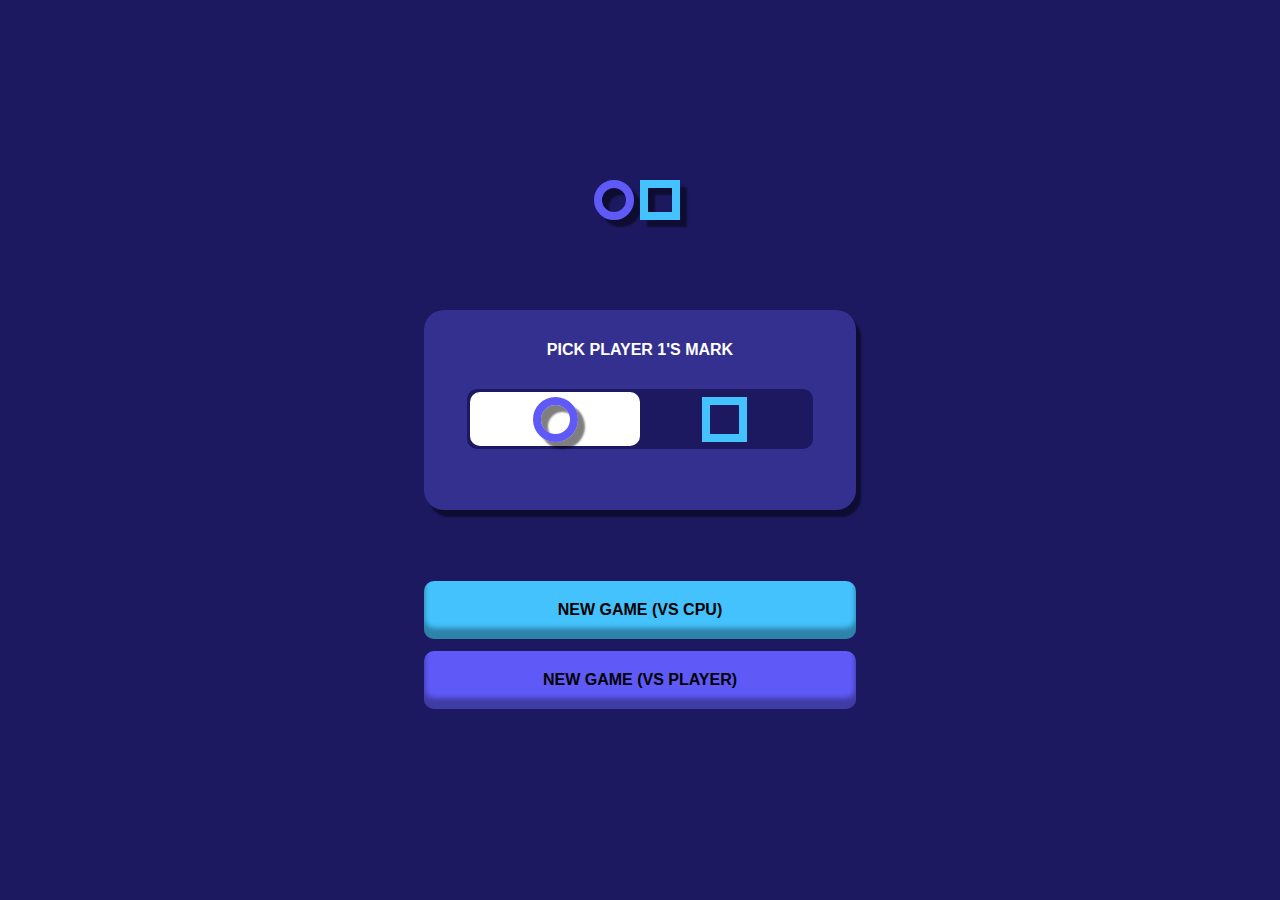
<file: index.html>
<!DOCTYPE html>
<html lang="en">

<head>
    <meta charset="UTF-8">
    <meta http-equiv="X-UA-Compatible" content="IE=edge">
    <meta name="viewport" content="width=device-width, initial-scale=1.0">
    <title>Tick Tac Toe</title>
    <!--================================================== Linke style sheet ====================================-->
    <link rel="stylesheet" href="./style.css">
</head>

<body>
    <!--===================================== main container start ==================================-->
    <div class="main-container">
        <!--============================================== The splash screen start ===================================-->
        <div class="splash-screen" style="display:none;">

        </div>
        <!--============================================== start up screen start ===================================-->
        <div class="start-up-screen">
            <div class="start-up-top">
                <div class="circle"></div>
                <div class="box"></div>
            </div>
            <div class="start-up-middle">
                <h4>pick player 1's mark</h4>
                <div class="marks-container">
                    <div class="marks">
                        <div class="mark active">
                            <div class="circle "></div>
                        </div>
                        <div class="mark">
                            <div class="box"></div>
                        </div>
                        <div class="indicator"></div>
                    </div>
                </div>
                <div class="rem">
                    <!-- <h5>remember: <div class="circle"></div> Goes first</h5> -->
                </div>
            </div>
            <div class="start-up-bottom">
                <button class="btn cpu" style="--clr:var(--secondPlayer-clr);">New game (vs cpu)</button>
                <button class="btn player " style="--clr:var(--firstPlayer-clr);">New game (vs player)</button>
            </div>
        </div>
        <!--============================================== start up screen end ===================================-->
        <!--============================================== game screen start ===================================-->
        <div class="game-screen" id="game-screen">
            <div class="game-top">
                <div class="game-marks">
                    <div class="circle"></div>
                    <div class="box"></div>
                </div>
                <div class="game-turn">
                    <div class="turn"></div>
                    <h2>TURN</h2>
                </div>
                <div class="game-retry">
                    <svg xmlns="http://www.w3.org/2000/svg" width="512" height="512" viewBox="0 0 512 512">
                        <path
                            d="M245.09,327.74V290.42c57.07,0,84.51,13.47,108.58,38.68,5.4,5.65,15,1.32,14.29-6.43-5.45-61.45-34.14-117.09-122.87-117.09V168.26a8.32,8.32,0,0,0-14.05-6L146.58,242a8.2,8.2,0,0,0,0,11.94L231,333.71A8.32,8.32,0,0,0,245.09,327.74Z" />
                        <path d="M256,64C150,64,64,150,64,256s86,192,192,192,192-86,192-192S362,64,256,64Z"
                            style="fill:none;stroke:#000;stroke-miterlimit:10;stroke-width:32px" />
                    </svg>
                </div>
            </div>
            <div class="game-middle">
                <div class="game-grid">
                    <div class="square" id="0">
                        <div class="boxes"></div>
                    </div>
                    <div class="square" id="1">
                        <div class="boxes"></div>
                    </div>
                    <div class="square" id="2">
                        <div class="boxes"></div>
                    </div>
                    <div class="square" id="3">
                        <div class="boxes"></div>
                    </div>
                    <div class="square" id="4">
                        <div class="boxes"></div>
                    </div>
                    <div class="square" id="5">
                        <div class="boxes"></div>
                    </div>
                    <div class="square" id="6">
                        <div class="boxes"></div>
                    </div>
                    <div class="square" id="7">
                        <div class="boxes"></div>
                    </div>
                    <div class="square" id="8">
                        <div class="boxes"></div>
                    </div>
                </div>
            </div>
            <div class="game-bottom">
                <div class="player-score">
                    <div class="detail">
                        <div class="mark"></div>
                        <h4>(YOU)</h4>
                    </div>
                    <div>
                        <h3><span id="player-One-score">0</span></h3>
                    </div>
                </div>
                <div class="ties">
                    <h4>Ties</h4>
                    <h3><span id="draw-score">0</span></h3>
                </div>
                <div class="cpu-score">
                    <div class="detail">
                        <div class="mark"></div>
                        <h4>(CPU)</h4>
                    </div>
                    <h3><span id="cpu-score">0</span></h3>
                </div>
            </div>
            <!--============================================== winning screen start ===================================-->
            <div class="winning-screen">
                <div class="content-container">
                    <div class="winning-screen-top" style="color:var(--neutral-clr)">
                        <h1><span class="winner"></span></h1>
                    </div>
                    <div class="winning-screen-middle" style="color:var(--firstPlayer-clr)">
                        <div class="turn"></div>
                        <h3>takes the next round</h3>
                    </div>
                    <div class="winning-screen-bottom">
                        <button class="quit-btn btn" style="--clr:var( --secondPlayer-clr);">Quit</button>
                        <button class="next-round-btn btn" style="--clr:var( --neutral-clr);">Next Round</button>
                    </div>
                </div>
            </div>
            <!--============================================== winning screen end ===================================-->
        </div>
        <!--============================================== game screen end ===================================-->
    </div>
    <!--===================================== main container ends ==================================-->
    <script src="./app.js"></script>
    <script src="./ai.js"></script>
    <script src="./ui.js"></script>
</body>

</html>
</file>
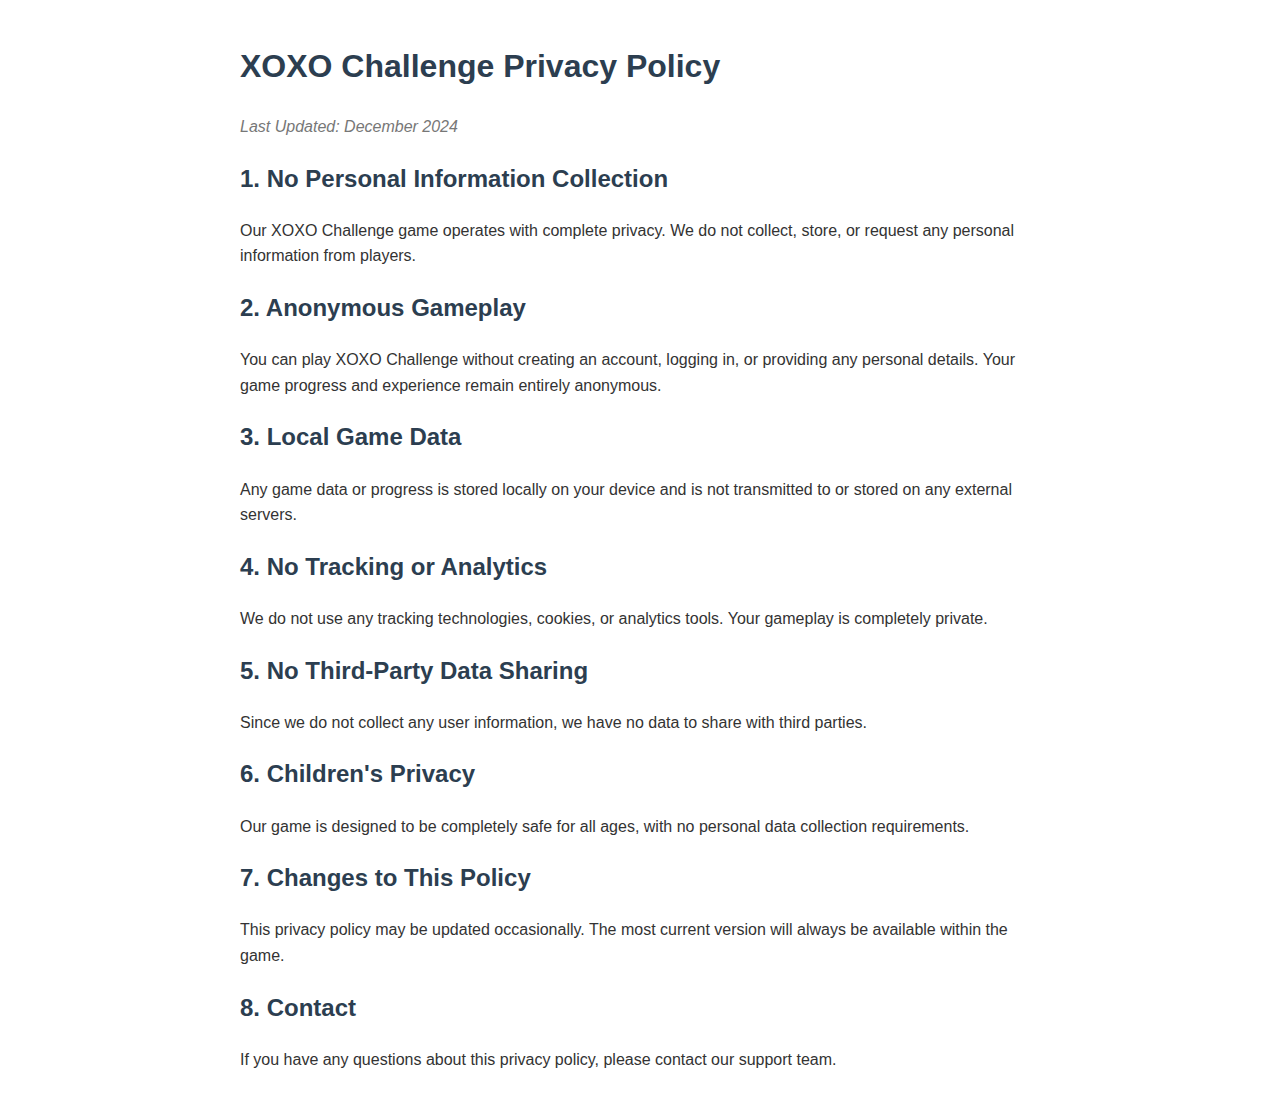
<file: privacy.html>
<!DOCTYPE html>
<html lang="en">

<head>
    <meta charset="UTF-8">
    <meta name="viewport" content="width=device-width, initial-scale=1.0">
    <title>XOXO Challenge - Privacy Policy</title>
    <style>
        body {
            font-family: Arial, sans-serif;
            line-height: 1.6;
            max-width: 800px;
            margin: 0 auto;
            padding: 20px;
            color: #333;
        }

        h1,
        h2 {
            color: #2c3e50;
        }

        .last-updated {
            font-style: italic;
            color: #777;
        }
    </style>
</head>

<body>
    <h1>XOXO Challenge Privacy Policy</h1>
    <p class="last-updated">Last Updated: December 2024</p>

    <h2>1. No Personal Information Collection</h2>
    <p>Our XOXO Challenge game operates with complete privacy. We do not collect, store, or request any personal
        information from players.</p>

    <h2>2. Anonymous Gameplay</h2>
    <p>You can play XOXO Challenge without creating an account, logging in, or providing any personal details. Your game
        progress and experience remain entirely anonymous.</p>

    <h2>3. Local Game Data</h2>
    <p>Any game data or progress is stored locally on your device and is not transmitted to or stored on any external
        servers.</p>

    <h2>4. No Tracking or Analytics</h2>
    <p>We do not use any tracking technologies, cookies, or analytics tools. Your gameplay is completely private.</p>

    <h2>5. No Third-Party Data Sharing</h2>
    <p>Since we do not collect any user information, we have no data to share with third parties.</p>

    <h2>6. Children's Privacy</h2>
    <p>Our game is designed to be completely safe for all ages, with no personal data collection requirements.</p>

    <h2>7. Changes to This Policy</h2>
    <p>This privacy policy may be updated occasionally. The most current version will always be available within the
        game.</p>

    <h2>8. Contact</h2>
    <p>If you have any questions about this privacy policy, please contact our support team.</p>
</body>

</html>
</file>
<file: style.css>
/* :root {
    --background-clr: #16242c;
    --bg-light-clr: #40657c;
    --firstPlayer-clr: #61c5bc;
    --secondPlayer-clr: #f0b23b;
    --neutral-clr: #a8bec9;
    --box-shadow: 5px 7px 2px rgba(0, 0, 0, 0.5);
    --box-circle-shadow: 7px 7px 2px rgba(0, 0, 0, 0.5),
        inset 7px 7px 2px rgba(0, 0, 0, 0.5);
} */

:root {
    --background-clr: #1c1961;
    --bg-light-clr: #343090;
    --firstPlayer-clr: #5f59f7;
    --secondPlayer-clr: #44c2fd;
    --neutral-clr: #ffffff;
    --box-shadow: 5px 7px 2px rgba(0, 0, 0, 0.5);
    --box-circle-shadow: 7px 7px 2px rgba(0, 0, 0, 0.5),
        inset 7px 7px 2px rgba(0, 0, 0, 0.5);
}

* {
    user-select: none;
    margin: 0;
    padding: 0;
    box-sizing: border-box;
}

body {
    position: relative;
    display: flex;
    justify-content: center;
    align-items: center;
    background-color: var(--background-clr);
    font-family: Arial, Helvetica, sans-serif;
}


.btn {
    border: none;
    border-radius: 10px;
    text-transform: uppercase;
    font-weight: 700;
    font-size: medium;
    box-shadow: inset 0 -10px 5px 1px rgba(0, 0, 0, 0.329);
    background-color: var(--clr);
    padding: 20px 15px;
}

.btn:active {
    box-shadow: none;
}

.circle {
    border-radius: 50%;
    border: 10px solid var(--firstPlayer-clr);
    box-shadow: var(--box-circle-shadow);
}

.box {
    border: 10px solid var(--secondPlayer-clr);
    box-shadow: var(--box-circle-shadow);
}

.main-container {
    width: 400px;
    height: 100vh;
    position: relative;
}

/* .splash-screen{

} */
/* ==================================== start up screen ==================================== */
.start-up-screen,
.splash-screen,
.game-screen {
    display: flex;
    position: absolute;
    flex-direction: column;
    justify-content: center;
    align-items: center;
    width: 100%;
    height: 100%;
    transition: all ease-out 0.5s;
}

.start-up-screen {
    opacity: 100;
    z-index: 10;
}

.start-up-top {
    display: flex;
    margin-bottom: 30px;
}

.start-up-top div {
    margin-right: 6px;
    width: 40px;
    height: 40px;
    border-width: 8px;
}

.start-up-middle {
    display: flex;
    flex-direction: column;
    justify-content: space-evenly;
    align-items: center;
    width: 90%;
    height: 200px;
    border-radius: 20px;
    background-color: var(--bg-light-clr);
    color: var(--neutral-clr);
    text-transform: uppercase;
    margin: 60px 0;
    box-shadow: var(--box-shadow);
}

.marks-container {
    height: 60px;
    width: 80%;
    padding: 0 3px;
    border-radius: 10px;
    background-color: var(--background-clr);
    z-index: 10;
}

.marks {
    position: relative;
    display: grid;
    grid-template-columns: 1fr 1fr;
    place-content: center;
    place-items: center;
    width: 100%;
    height: 100%;
}

.marks .indicator {
    top: 3px;
    left: 0px;
    position: absolute;
    height: 90%;
    width: 50%;
    border-radius: 10px;
    background-color: var(--neutral-clr);
    z-index: -1;
    transition: all .15s ease;
}

.mark {
    display: grid;
    place-content: center;
    height: 100%;
    width: 100%;
}

.mark .circle,
.mark .box {
    height: 45px;
    width: 45px;
    border-width: 8px;
    box-shadow: none;
}
.mark.active .circle,
.mark.active .box {
    box-shadow: var(--box-circle-shadow);
    transition: all .5s ease-in-out;
}



.marks .mark:nth-child(1).active~.indicator {
    transform: translateX(0%);
}

.marks .mark:nth-child(2).active~.indicator {
    transform: translateX(100%);
}


.start-up-bottom {
    display: flex;
    width: 90%;
    height: 150px;
    flex-direction: column;
    justify-content: space-evenly;
}

.rem {
    color: var(--background-clr);
}

.rem div {
    display: inline-block;
    vertical-align: middle;
    width: 20px;
    height: 20px;
    border-width: 5px;
}


/* ====================================== start up screen end ================================ */
/* ====================================== game screen start ================================== */
.game-screen {
    display: none;
    opacity: 0;
    z-index: 5;
}

.game-top {
    display: flex;
    flex-direction: row;
    justify-content: space-between;
    align-items: center;
    width: 90%;
    height: 70px;
    margin-bottom: 50px;
}

.game-marks {
    display: flex;
}

.game-marks div {
    margin-right: 6px;
    width: 30px;
    height: 30px;
    border-width: 5px;
}

.game-turn {
    display: flex;
    flex-direction: row;
    align-items: center;
    justify-content: center;
    color: var(--neutral-clr);
    background-color: var(--bg-light-clr);
    text-align: center;
    height: 70%;
    width: 150px;
    border-radius: 12px;
    padding: 15px 20px;
    box-shadow: var(--box-shadow);
}

.turn.circle,
.turn.box {
    margin-right: 10px;
    width: 25px;
    height: 25px;
    border: 5px solid;
    transition: all .3s ease-in-out;
}

.game-retry {
    display: flex;
    justify-content: center;
    place-items: center;
    height: 80%;
    width: 80px;
    background-color: var(--neutral-clr);
    box-shadow: var(--box-shadow);
    border-radius: 12px;
}

.game-retry svg {
    height: 100%;
    width: 100%;
    box-shadow: var(--box-shadow);
}

.game-middle {
    margin-bottom: 30px;
    width: 90%;
}

.game-grid {
    display: flex;
    flex-wrap: wrap;
    justify-content: space-between;
    height: 380px;
    width: 100%;
}

.game-grid .square {
    display: flex;
    justify-content: center;
    align-items: center;
    height: 110px;
    width: 110px;
    border-radius: 12px;
    background-color: var(--bg-light-clr);
    box-shadow: var(--box-shadow);
}

.square .boxes {
    height: 70%;
    width: 70%;
    transition: all .3s ease-in-out;
}

.game-bottom {
    display: flex;
    justify-content: space-between;
    align-items: center;
    width: 90%;
    height: 80px;
}

.player-score,
.ties,
.cpu-score {
    display: flex;
    flex-direction: column;
    justify-content: center;
    text-align: center;
    width: 100px;
    height: 100%;
    border-radius: 12px;
    padding: 10px;
}

.detail {
    display: flex;
    align-items: center;
    justify-content: space-between;
}

.player-score {
    background-color: var(--firstPlayer-clr);
}

.detail .mark.box,
.detail .mark.circle {
    width: 25px;
    height: 25px;
    border: 5px solid black;
}

.ties {
    background-color: var(--neutral-clr);
}

.cpu-score {
    background-color: var(--secondPlayer-clr);
}

/* ====================================== game screen end ================================== */
/* ============================================== winning start =================================== */
.winning-screen {
    display: none;
    flex-direction: column;
    justify-content: center;
    align-items: center;
    position: absolute;
    width: 100vw;
    height: 100vh;
    background-color: rgba(0, 0, 0, 0.5);
    text-transform: uppercase;
    z-index: 100;
    /* opacity: 0; */
}

.content-container {
    display: flex;
    flex-direction: column;
    align-items: center;
    justify-content: space-between;
    width: 100vw;
    height: 250px;
    background-color: rgba(0, 0, 0, 0.555);
    padding: 30px 0;
}

.winning-screen-middle {
    display: flex;
}

@media all and (max-width:400px) {
    .game-grid .square {
        height: 90px;
        width: 110px;
    }

    .game-grid {
        height: 310px;
        width: 100%;
    }

    .main-container {
        width: 100%;
        /* height: 620px; */
        position: relative;
    }
}

@media all and (max-width:370px) {
    .game-grid .square {
        height: 90px;
        width: 90px;
    }

    .game-grid {
        height: 300px;
        width: 100%;
    }

    .main-container {
        width: 100%;
        position: relative;
    }
}

@media screen and (min-width:760px) {
    .game-grid .square {
        height: 120px;
        width: 120px;
    }

    .game-grid {
        height: 410px;
        width: 100%;
    }

    .main-container {
        width: 480px;
        /* height: 700px; */
        position: relative;
    }
}
</file>
